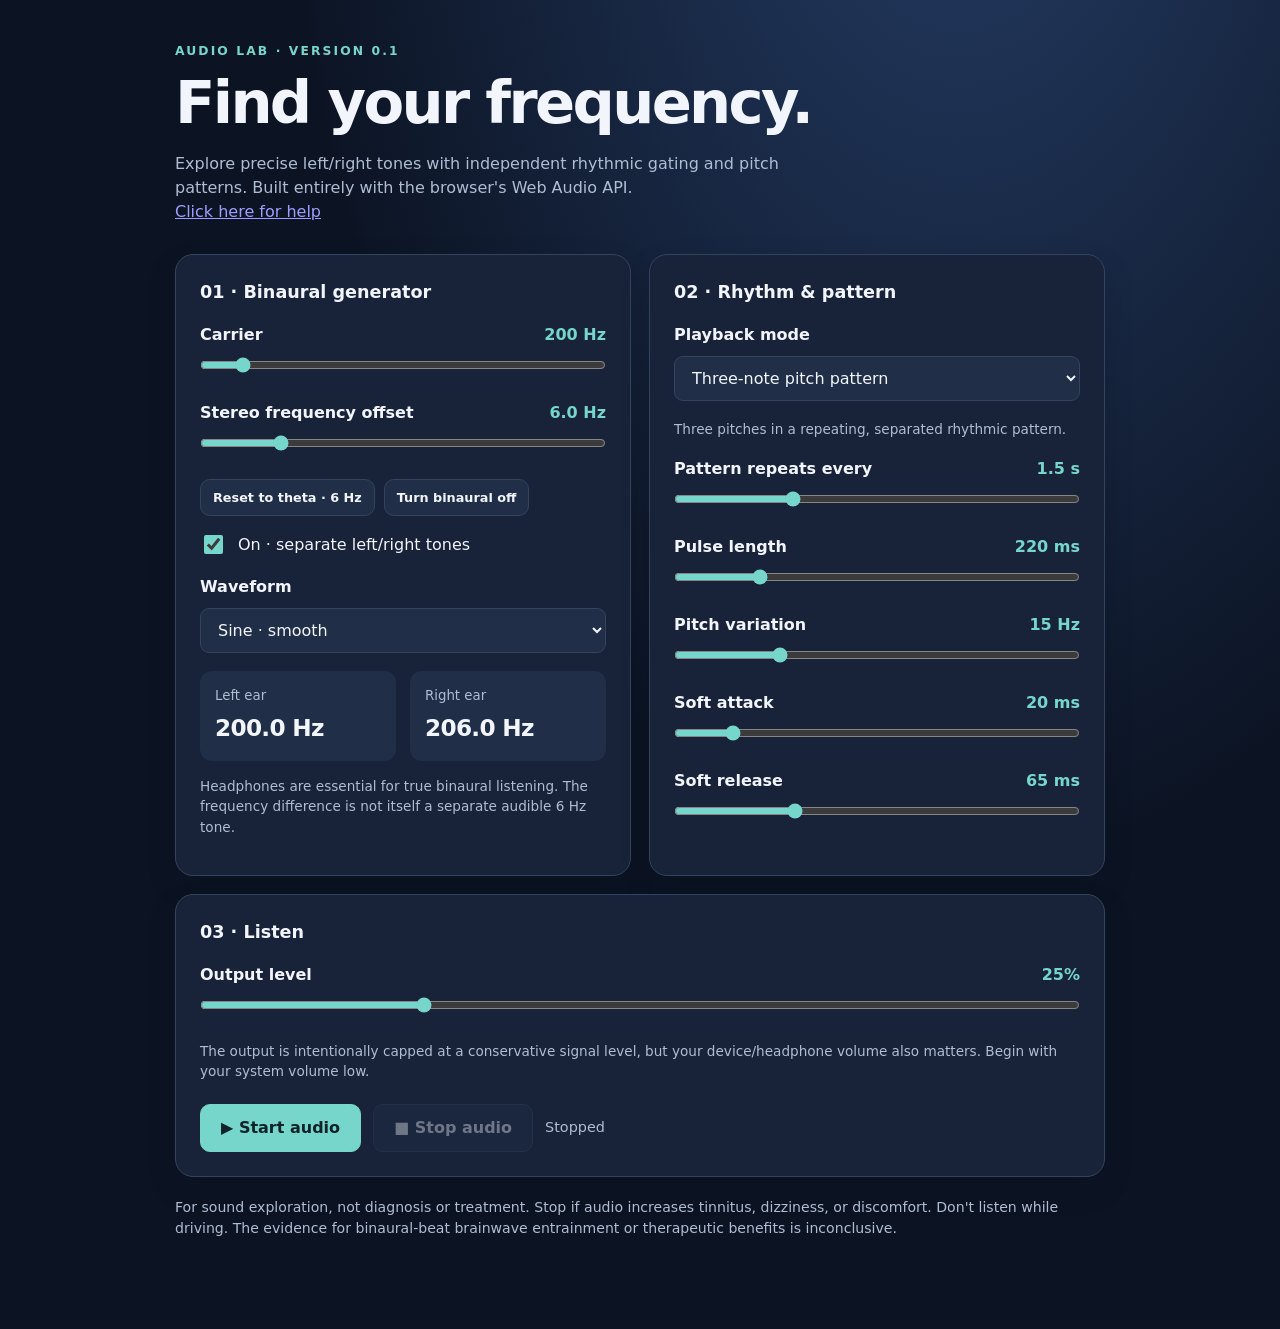
<file: index.html>
<!doctype html>
<html lang="en"><head><meta charset="utf-8"><meta name="viewport" content="width=device-width,initial-scale=1"><meta name="theme-color" content="#0c1424"><title>Audio Lab · Binaural & Rhythm</title><link rel="stylesheet" href="./css/app.css"></head>
<body><main style="margin: auto;">
  <div class="eyebrow">Audio Lab · Version 0.1</div>
  <h1>Find your frequency.</h1>
  <p class="intro">Explore precise left/right tones with independent rhythmic gating and pitch patterns. Built entirely with the browser's Web Audio API.
    <br/><a href="./help.html">Click here for help</a>
  </p>
  <div class="grid">
    <section class="panel"><h2>01 · Binaural generator</h2>
      <div class="control"><label for="carrier">Carrier <output class="number" id="carrierValue">200 Hz</output></label><input id="carrier" type="range" min="100" max="1200" step="1" value="200"></div>
      <div class="control"><label for="beat">Stereo frequency offset <output class="number" id="beatValue">6.0 Hz</output></label><input id="beat" type="range" min="0.5" max="30" step="0.1" value="6"></div>
      <div class="chipline"><button type="button" id="theta">Reset to theta · 6 Hz</button><button type="button" id="offbeat">Turn binaural off</button></div>
      <div class="check"><input id="binaural" type="checkbox" checked><label for="binaural" id="binauralLabel">On · separate left/right tones</label></div>
      <div class="control"><label for="waveform">Waveform</label><select id="waveform"><option value="sine">Sine · smooth</option><option value="triangle">Triangle · soft textured</option><option value="square">Square · bright (start quietly)</option></select></div>
      <div class="frequencies"><div class="frequency"><small>Left ear</small><strong id="leftFreq">200 Hz</strong></div><div class="frequency"><small>Right ear</small><strong id="rightFreq">206 Hz</strong></div></div>
      <p class="tip">Headphones are essential for true binaural listening. The frequency difference is not itself a separate audible 6 Hz tone.</p>
    </section>
    <section class="panel"><h2>02 · Rhythm & pattern</h2>
      <div class="control"><label for="mode">Playback mode</label><select id="mode"><option value="continuous">Continuous tones</option><option value="pulse">DA — silence — DA</option><option value="alternate">DA — do — DA — do</option><option value="pattern" selected>Three-note pitch pattern</option><option value="overlap">Overlapping three-note pattern</option></select></div>
      <p class="tip" id="modeDescription"></p>
      <div id="rhythmControls">
        <div class="control"><label for="period">Pattern repeats every <output class="number" id="periodValue">1.5 s</output></label><input id="period" type="range" min="0.5" max="4" step="0.1" value="1.5"></div>
        <div class="control"><label for="pulseMs">Pulse length <output class="number" id="pulseMsValue">220 ms</output></label><input id="pulseMs" type="range" min="50" max="900" step="10" value="220"></div>
        <div id="pitchVariationRow" class="control"><label for="pitchVariation">Pitch variation <output class="number" id="pitchVariationValue">15 Hz</output></label><input id="pitchVariation" type="range" min="0" max="60" step="1" value="15"></div>
        <div class="control"><label for="attackMs">Soft attack <output class="number" id="attackMsValue">20 ms</output></label><input id="attackMs" type="range" min="5" max="120" step="5" value="20"></div>
        <div class="control"><label for="releaseMs">Soft release <output class="number" id="releaseMsValue">65 ms</output></label><input id="releaseMs" type="range" min="10" max="200" step="5" value="65"></div>
      </div>
    </section>
    <section class="panel wide"><h2>03 · Listen</h2>
      <div class="control"><label for="volume">Output level <output class="number" id="volumeValue">25%</output></label><input id="volume" type="range" min="0" max="100" value="25" step="1"></div>
      <p class="tip">The output is intentionally capped at a conservative signal level, but your device/headphone volume also matters. Begin with your system volume low.</p>
      <div class="actions"><button id="start" class="primary" type="button">▶ Start audio</button><button id="stop" type="button" disabled>■ Stop audio</button><span id="status" class="status" role="status">Stopped</span></div>
      <div id="error" class="warning" role="alert" hidden></div>
    </section>
  </div>
  <footer>For sound exploration, not diagnosis or treatment. Stop if audio increases tinnitus, dizziness, or discomfort. Don't listen while driving. The evidence for binaural-beat brainwave entrainment or therapeutic benefits is inconclusive.</footer>
</main><script type="module" src="./js/app.js"></script></body></html>
</file>
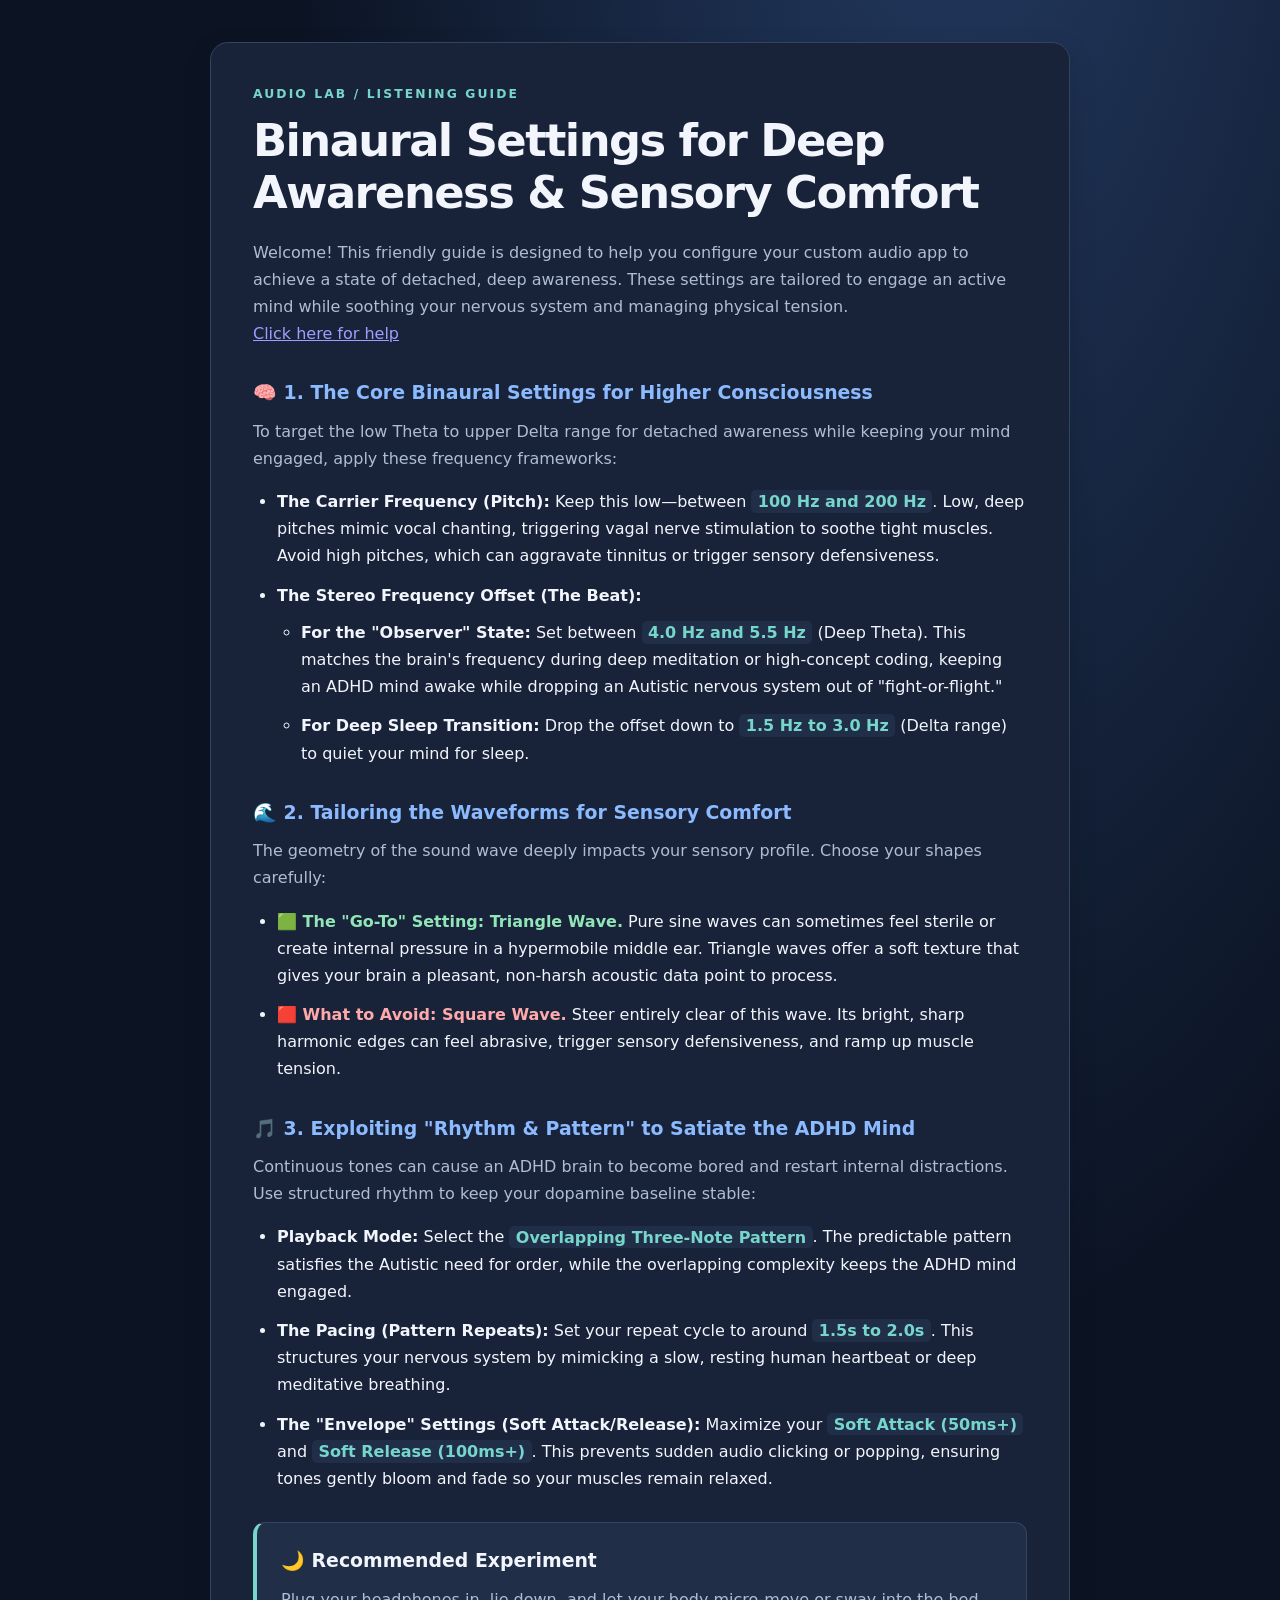
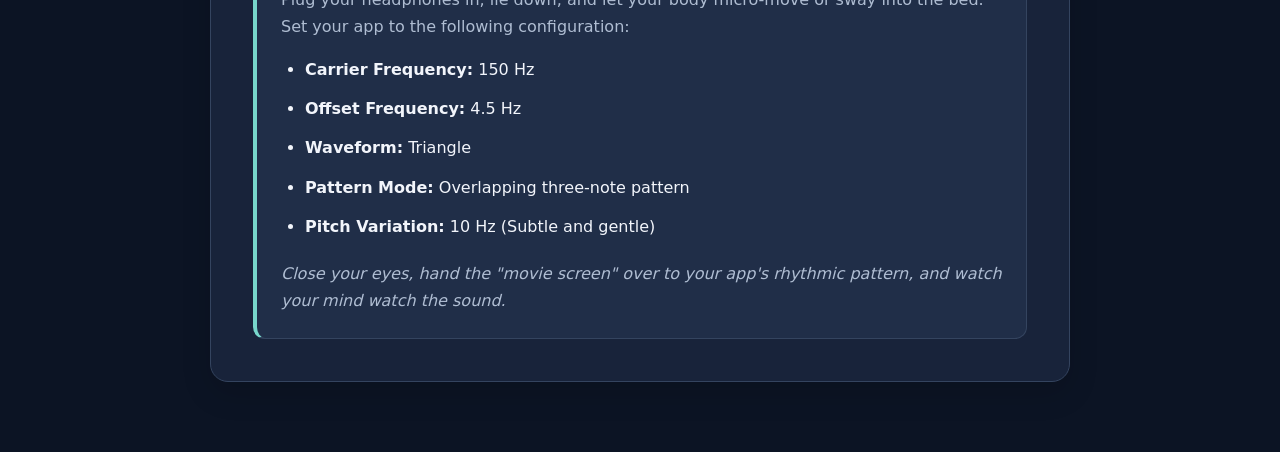
<file: help.html>
<!DOCTYPE html>
<html lang="en">
<head>
    <meta charset="UTF-8">
    <meta name="viewport" content="width=device-width, initial-scale=1.0">
    <title>Binaural Audio Setup Guide</title>
    <link rel="stylesheet" href="./css/app.css">
    <link rel="stylesheet" href="./css/help.css">
</head>
<body>

<main class="help-page">
  <article class="panel help-card">
    <div class="eyebrow">Audio Lab / Listening Guide</div>
    <h1>Binaural Settings for Deep Awareness & Sensory Comfort</h1>
    <p>Welcome! This friendly guide is designed to help you configure your custom audio app to achieve a state of detached, deep awareness. These settings are tailored to engage an active mind while soothing your nervous system and managing physical tension.
        <br/><a href="./help.html">Click here for help</a>
    </p>

    <h2>🧠 1. The Core Binaural Settings for Higher Consciousness</h2>
    <p>To target the low Theta to upper Delta range for detached awareness while keeping your mind engaged, apply these frequency frameworks:</p>
    <ul>
        <li><strong>The Carrier Frequency (Pitch):</strong> Keep this low—between <span class="highlight">100 Hz and 200 Hz</span>. Low, deep pitches mimic vocal chanting, triggering vagal nerve stimulation to soothe tight muscles. Avoid high pitches, which can aggravate tinnitus or trigger sensory defensiveness.</li>
        <li><strong>The Stereo Frequency Offset (The Beat):</strong> 
            <ul>
                <li><strong>For the "Observer" State:</strong> Set between <span class="highlight">4.0 Hz and 5.5 Hz</span> (Deep Theta). This matches the brain's frequency during deep meditation or high-concept coding, keeping an ADHD mind awake while dropping an Autistic nervous system out of "fight-or-flight."</li>
                <li><strong>For Deep Sleep Transition:</strong> Drop the offset down to <span class="highlight">1.5 Hz to 3.0 Hz</span> (Delta range) to quiet your mind for sleep.</li>
            </ul>
        </li>
    </ul>

    <h2>🌊 2. Tailoring the Waveforms for Sensory Comfort</h2>
    <p>The geometry of the sound wave deeply impacts your sensory profile. Choose your shapes carefully:</p>
    <ul>
        <li><span class="go-to">🟩 The "Go-To" Setting: Triangle Wave.</span> Pure sine waves can sometimes feel sterile or create internal pressure in a hypermobile middle ear. Triangle waves offer a soft texture that gives your brain a pleasant, non-harsh acoustic data point to process.</li>
        <li><span class="avoid">🟥 What to Avoid: Square Wave.</span> Steer entirely clear of this wave. Its bright, sharp harmonic edges can feel abrasive, trigger sensory defensiveness, and ramp up muscle tension.</li>
    </ul>

    <h2>🎵 3. Exploiting "Rhythm & Pattern" to Satiate the ADHD Mind</h2>
    <p>Continuous tones can cause an ADHD brain to become bored and restart internal distractions. Use structured rhythm to keep your dopamine baseline stable:</p>
    <ul>
        <li><strong>Playback Mode:</strong> Select the <span class="highlight">Overlapping Three-Note Pattern</span>. The predictable pattern satisfies the Autistic need for order, while the overlapping complexity keeps the ADHD mind engaged.</li>
        <li><strong>The Pacing (Pattern Repeats):</strong> Set your repeat cycle to around <span class="highlight">1.5s to 2.0s</span>. This structures your nervous system by mimicking a slow, resting human heartbeat or deep meditative breathing.</li>
        <li><strong>The "Envelope" Settings (Soft Attack/Release):</strong> Maximize your <span class="highlight">Soft Attack (50ms+)</span> and <span class="highlight">Soft Release (100ms+)</span>. This prevents sudden audio clicking or popping, ensuring tones gently bloom and fade so your muscles remain relaxed.</li>
    </ul>

    <div class="experiment-box">
        <h2>🌙 Recommended Experiment</h2>
        <p>Plug your headphones in, lie down, and let your body micro-move or sway into the bed. Set your app to the following configuration:</p>
        <ul>
            <li><strong>Carrier Frequency:</strong> 150 Hz</li>
            <li><strong>Offset Frequency:</strong> 4.5 Hz</li>
            <li><strong>Waveform:</strong> Triangle</li>
            <li><strong>Pattern Mode:</strong> Overlapping three-note pattern</li>
            <li><strong>Pitch Variation:</strong> 10 Hz (Subtle and gentle)</li>
        </ul>
        <p><em>Close your eyes, hand the "movie screen" over to your app's rhythmic pattern, and watch your mind watch the sound.</em></p>
    </div>
  </article>
</main>

</body>
</html>
</file>
<file: css/app.css>
:root{color-scheme:dark;--bg:#0c1424;--panel:#18233a;--panel2:#202e48;--line:#34445f;--text:#f2f5fb;--muted:#afbdd2;--accent:#77d6cb;--blue:#8bbaff}*{box-sizing:border-box}body{margin:0;background:radial-gradient(ellipse at 75% -20%,#253d66 0,transparent 50%),var(--bg);color:var(--text);font:16px/1.5 system-ui,-apple-system,Segoe UI,sans-serif}main{max-width:970px;margin:auto;padding:42px 20px 70px}h1{font-size:clamp(2.2rem,5vw,3.7rem);letter-spacing:-.045em;line-height:1.1;margin:10px 0}h2{font-size:1.1rem;margin:0 0 18px}p{color:var(--muted)}.eyebrow{font-size:.77rem;text-transform:uppercase;letter-spacing:.17em;font-weight:800;color:var(--accent)}.intro{max-width:620px;margin-bottom:30px}.grid{display:grid;grid-template-columns:repeat(2,minmax(0,1fr));gap:18px}.panel{background:var(--panel);border:1px solid var(--line);padding:24px;border-radius:18px;box-shadow:0 12px 30px #0002}.wide{grid-column:1/-1}.control{margin:18px 0}.control>label,.range-heading{display:flex;align-items:center;justify-content:space-between;gap:10px;font-weight:650}.number{font-variant-numeric:tabular-nums;color:var(--accent);font-weight:700}input[type=range]{width:100%;margin:10px 0;accent-color:var(--accent);cursor:pointer}select{background:var(--panel2);color:var(--text);border:1px solid var(--line);border-radius:9px;padding:11px 13px;font:inherit;width:100%;margin-top:9px}button{font:inherit;border:1px solid var(--line);background:var(--panel2);color:var(--text);border-radius:10px;padding:11px 20px;cursor:pointer;font-weight:700}button:hover:not(:disabled){border-color:var(--accent)}button:disabled{opacity:.4;cursor:not-allowed}.primary{background:var(--accent);color:#102329;border-color:var(--accent)}.actions{display:flex;align-items:center;gap:12px;flex-wrap:wrap;margin-top:22px}.status{font-size:.9rem;color:var(--muted)}.status.playing{color:var(--accent)}.frequencies{display:grid;grid-template-columns:1fr 1fr;gap:14px}.frequency{background:var(--panel2);border-radius:12px;padding:15px}.frequency small{display:block;color:var(--muted);margin-bottom:5px}.frequency strong{font-size:1.45rem;letter-spacing:-.03em}.tip{font-size:.85rem;color:var(--muted);margin-top:15px}.chipline{display:flex;gap:9px;flex-wrap:wrap}.chipline button{font-size:.8rem;padding:8px 12px}.check{display:flex;align-items:center;gap:12px;margin-top:16px}.check input{width:19px;height:19px;accent-color:var(--accent)}.check label{cursor:pointer}.warning{background:#372735;color:#ffe1e3;border:1px solid #815468;border-radius:10px;padding:12px;margin-top:14px}footer{padding:20px 0;color:var(--muted);font-size:.88rem}@media(max-width:670px){.grid{grid-template-columns:1fr}.wide{grid-column:auto}.panel{padding:19px}main{padding-top:25px}}
</file>
<file: css/help.css>
/* Help-page-only styling. app.css supplies the shared Audio Lab theme. */
.help-page { max-width: 970px; margin: 0 auto; padding: 42px 20px 70px; }
.help-card { max-width: 860px; margin: 0 auto; padding: clamp(22px, 4vw, 42px); }
.help-card h1 { margin: 12px 0 20px; font-size: clamp(1.8rem, 4vw, 2.8rem); line-height: 1.15; letter-spacing: -.035em; }
.help-card h2 { margin: 32px 0 12px; color: var(--blue); font-size: 1.18rem; line-height: 1.4; }
.help-card h3 { color: var(--accent); }
.help-card p, .help-card li { line-height: 1.7; }
.help-card p { margin: 0 0 16px; }
.help-card ul { padding-left: 24px; margin: 12px 0 20px; }
.help-card li { margin-bottom: 12px; }
.help-card li ul { margin-top: 10px; }
.help-card strong { color: var(--text); }
.help-card .highlight { display: inline; padding: .12em .4em; border-radius: 5px; background: var(--panel2); color: var(--accent); font-weight: 700; box-decoration-break: clone; -webkit-box-decoration-break: clone; }
.help-card .go-to { color: #91e5b7; font-weight: 700; }
.help-card .avoid { color: #ffaaaa; font-weight: 700; }
.help-card .experiment-box { margin-top: 30px; padding: 24px; background: var(--panel2); border: 1px solid var(--line); border-left: 4px solid var(--accent); border-radius: 12px; }
.help-card .experiment-box h2 { color: var(--text); margin: 0 0 12px; }
.help-card .experiment-box p:last-child { margin-bottom: 0; }
@media (max-width: 670px) { .help-page { padding: 24px 14px 50px; } .help-card { padding: 22px 18px; } .help-card ul { padding-left: 19px; } .help-card .experiment-box { padding: 18px; } }
</file>
